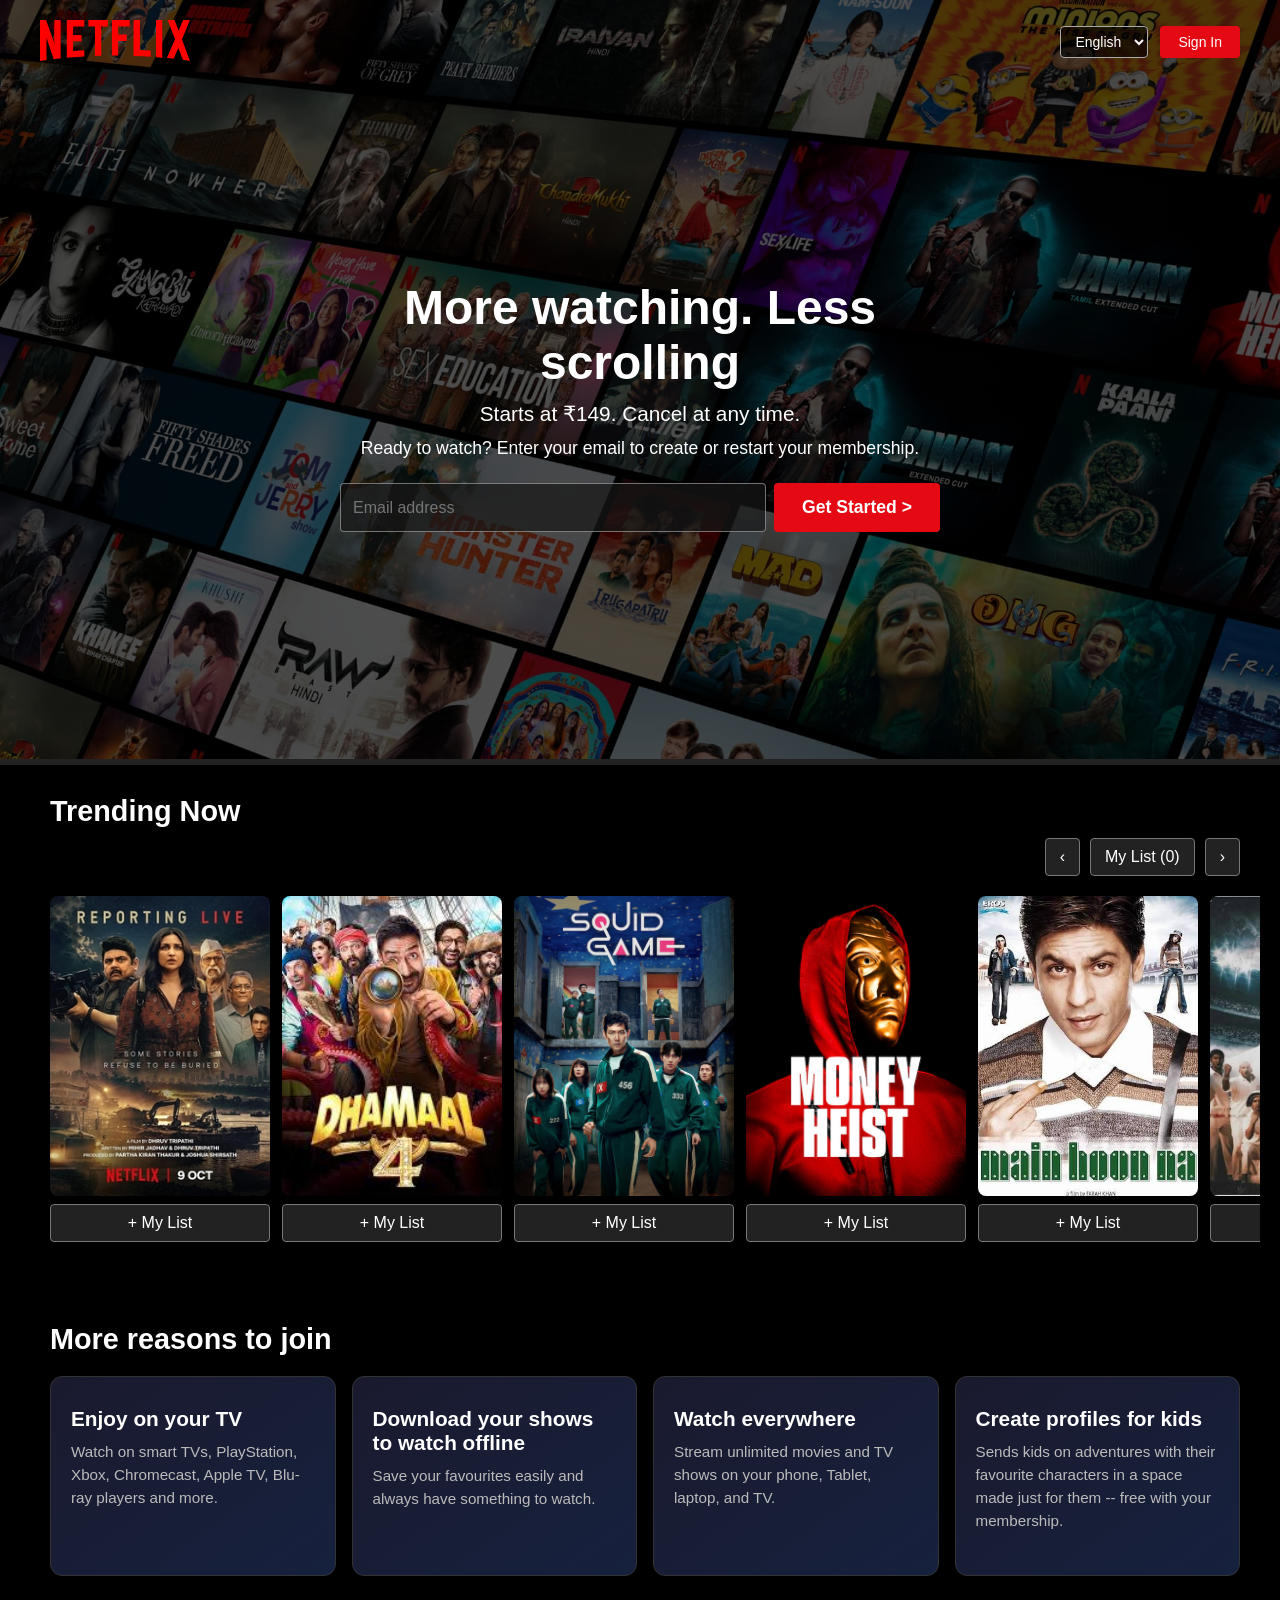
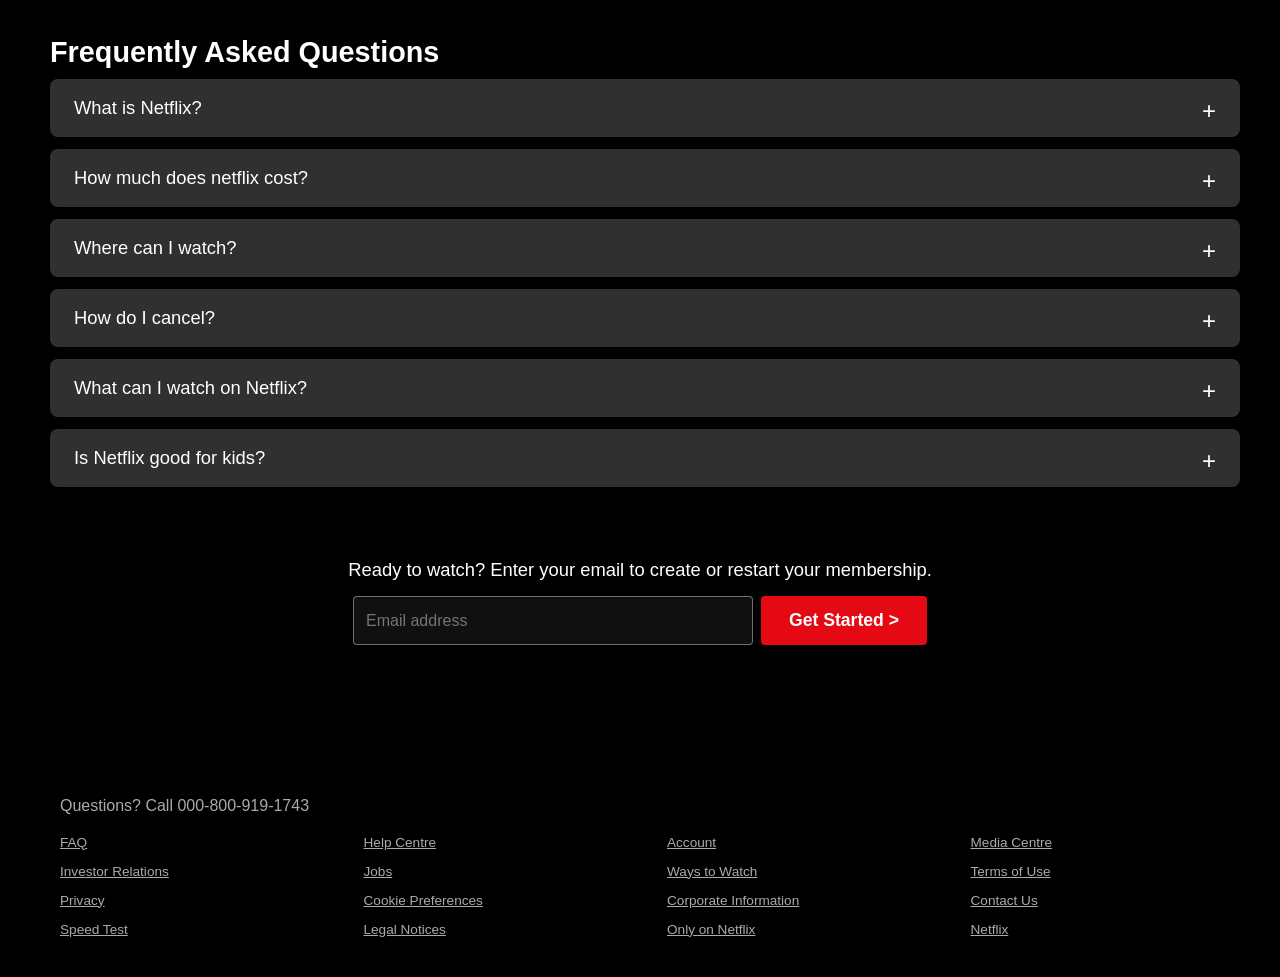
<file: index.html>
<!DOCTYPE html>
<html lang="en">
<head>
    <meta charset="UTF-8">
    <meta name="viewport" content="width=device-width, initial-scale=1.0">
    <link rel="stylesheet" href="css/style.css">
    <link rel="icon" type="Netflix-icon" href="css/img/netflix.png">
    <title>Netflix Clone</title>
</head>
<body>
    <header>
        <nav class="navbar">
            <div class="logo">
                <img src="css/img/logo.svg" alt="Netflix Logo">
            </div>

            <div class="nav-right">
                <select class="language-select">
                    <option>English</option>
                    <option>हिंदी</option>
                </select>
                <a href="signin.html" class="login-btn">Sign In</a>
            </div>
        </nav>

        <div class="hero-section">
            <div class="hero-content">
                <h1>More watching. Less<br>scrolling</h1>
                <h5>Starts at ₹149. Cancel at any time.</h5>
                <p>Ready to watch? Enter your email to create or restart your membership.</p>
            </div>
            <div class="hero-form">
                <form>
                    <input type="email" placeholder="Email address" aria-label="Email address" required>
                    <button type="submit">Get Started &gt;</button>
                </form>
                <p class="form-message" aria-live="polite"></p>
            </div>
        </div>
    </header>


    <main class="main-section">
        <h2>Trending Now</h2>
        <div class="trending-controls" role="group" aria-label="Trending titles controls">
            <button type="button" data-carousel-direction="-1" aria-label="Scroll trending titles left">&lsaquo;</button>
            <button type="button" data-watchlist-filter aria-pressed="false">My List (0)</button>
            <button type="button" data-carousel-direction="1" aria-label="Scroll trending titles right">&rsaquo;</button>
        </div>
        <div class="main-content">
            <ul class="main-list" data-carousel>
                <li data-title-id="title-1"><img id="t1" src="css/img/t1.jpg" alt="Trending title 1 poster"><button type="button" data-watchlist-toggle aria-pressed="false">+ My List</button></li>
                <li data-title-id="title-2"><img id="t2" src="css/img/t5.jpeg" alt="Trending title 2 poster"><button type="button" data-watchlist-toggle aria-pressed="false">+ My List</button></li>
                <li data-title-id="title-3"><img id="t3" src="css/img/t4.jpg" alt="Trending title 3 poster"><button type="button" data-watchlist-toggle aria-pressed="false">+ My List</button></li>
                <li data-title-id="title-4"><img id="t4" src="css/img/t6.jpg" alt="Trending title 4 poster"><button type="button" data-watchlist-toggle aria-pressed="false">+ My List</button></li>
                <li data-title-id="title-5"><img id="t5" src="css/img/images.jpeg" alt="Trending title 5 poster"><button type="button" data-watchlist-toggle aria-pressed="false">+ My List</button></li>
                <li data-title-id="title-6"><img id="t6" src="css/img/images-2.jpeg" alt="Trending title 6 poster"><button type="button" data-watchlist-toggle aria-pressed="false">+ My List</button></li>
                <li data-title-id="title-7"><img id="t7" src="css/img/t7.jpeg" alt="Trending title 7 poster"><button type="button" data-watchlist-toggle aria-pressed="false">+ My List</button></li>
            </ul>
            <p class="form-message" data-watchlist-status aria-live="polite"></p>
            <p class="empty-state" data-empty-state hidden>No titles saved yet. Add a title to My List to see it here.</p>
        </div>

        <h2>More reasons to join</h2>
        <div class="container">
            <div class="box">
                <h2>Enjoy on your TV</h2>
                <p>Watch on smart TVs, PlayStation,
                    Xbox, Chromecast, Apple TV, Blu-
                    ray players and more.
                </p>
            </div>

            <div class="box">
                <h2>Download your shows
                    to watch offline
                </h2>
                <p>Save your favourites easily and always have something to watch.</p>
            </div>
            <div class="box">
                <h2>Watch everywhere</h2>
                <p>Stream unlimited movies and TV shows on your phone, Tablet, laptop, and TV.</p>
            </div>
            <div class="box">
                <h2>Create profiles for kids</h2>
                <p>Sends kids on adventures with their favourite characters in a space made just for them -- free with your membership.</p>
            </div>
        </div>


        <div class="container-1">
            <h2>Frequently Asked Questions</h2>
            <div class="box-1">
                <details class="content">
                    <summary>What is Netflix?</summary>
                    <p>Netflix is a streaming service that offers a wide variety of award-winning TV shows, movies, anime, documentaries and more – on thousands of internet-connected devices.

You can watch as much as you want, whenever you want, without a single ad – all for one low monthly price. There's always something new to discover, and new TV shows and movies are added every week!</p>
                </details>
            </div>

            <div class="box-1">
                <details class="content">
                    <summary>How much does netflix cost?</summary>
                    <p>Watch Netflix on your smartphone, tablet, Smart TV, laptop, or streaming device, all for one fixed monthly fee. Plans range from ₹149 to ₹649/month.</p>
                </details>
            </div>

            <div class="box-1">
                <details class="content">
                    <summary>Where can I watch?</summary>
                    <p>Watch anywhere, anytime. Sign in with your Netflix account to watch instantly on the web at netflix.com from your personal computer or on any internet-connected device that offers the Netflix app, including smart TVs, smartphones, tablets, streaming media players and game consoles.

You can also download your favourite shows with the iOS or Android app. Use downloads to watch while you're on the go and without an internet connection. Take Netflix with you anywhere.</p>
                </details>
            </div>

            <div class="box-1">
                <details class="content">
                    <summary>How do I cancel?</summary>
                    <p>Netflix is flexible. You can easily cancel your account online in two clicks. There are no cancellation fees – start or stop your account anytime.</p>
                </details>
            </div>

            <div class="box-1">
                <details class="content">
                    <summary>What can I watch on Netflix?</summary>
                    <p>Netflix has an extensive library of feature films, documentaries, shows, anime, award-winning Netflix originals, and more. Watch as much as you want, anytime you want.</p>
                </details>
            </div>

            <div class="box-1">
                <details class="content">
                    <summary>Is Netflix good for kids?</summary>
                    <p>The Netflix Kids experience is included in your membership to give parents control while kids enjoy family-friendly TV shows and films in their own space.

Kids profiles come with PIN-protected parental controls that let you restrict the maturity rating of content kids can watch and block specific titles you don't want kids to see.</p>
                </details>
            </div>
        </div>


        <div class="content-3">
            <p>Ready to watch? Enter your email to create or restart your membership.</p>
        </div>

        <div class="form-2">
            <form>
                <input type="email" placeholder="Email address" aria-label="Email address" required>
                <button type="submit">Get Started &gt;</button>
            </form>
            <p class="form-message" aria-live="polite"></p>
        </div>

    </main>



    <footer>
        <h4>Questions? Call 000-800-919-1743</h4>

        <div class="footer-1">
            <a href="#">FAQ</a>
            <a href="#">Help Centre</a>
            <a href="#">Account</a>
            <a href="#">Media Centre</a>

            <a href="#">Investor Relations</a>
            <a href="#">Jobs</a>
            <a href="#">Ways to Watch</a>
            <a href="#">Terms of Use</a>

            <a href="#">Privacy</a>
            <a href="#">Cookie Preferences</a>
            <a href="#">Corporate Information</a>
            <a href="#">Contact Us</a>

            <a href="#">Speed Test</a>
            <a href="#">Legal Notices</a>
            <a href="#">Only on Netflix</a>
            <a href="#">Netflix</a>
        </div>
    </footer>

    <script src="js/app.js" defer></script>
</body>
</html>
</file>
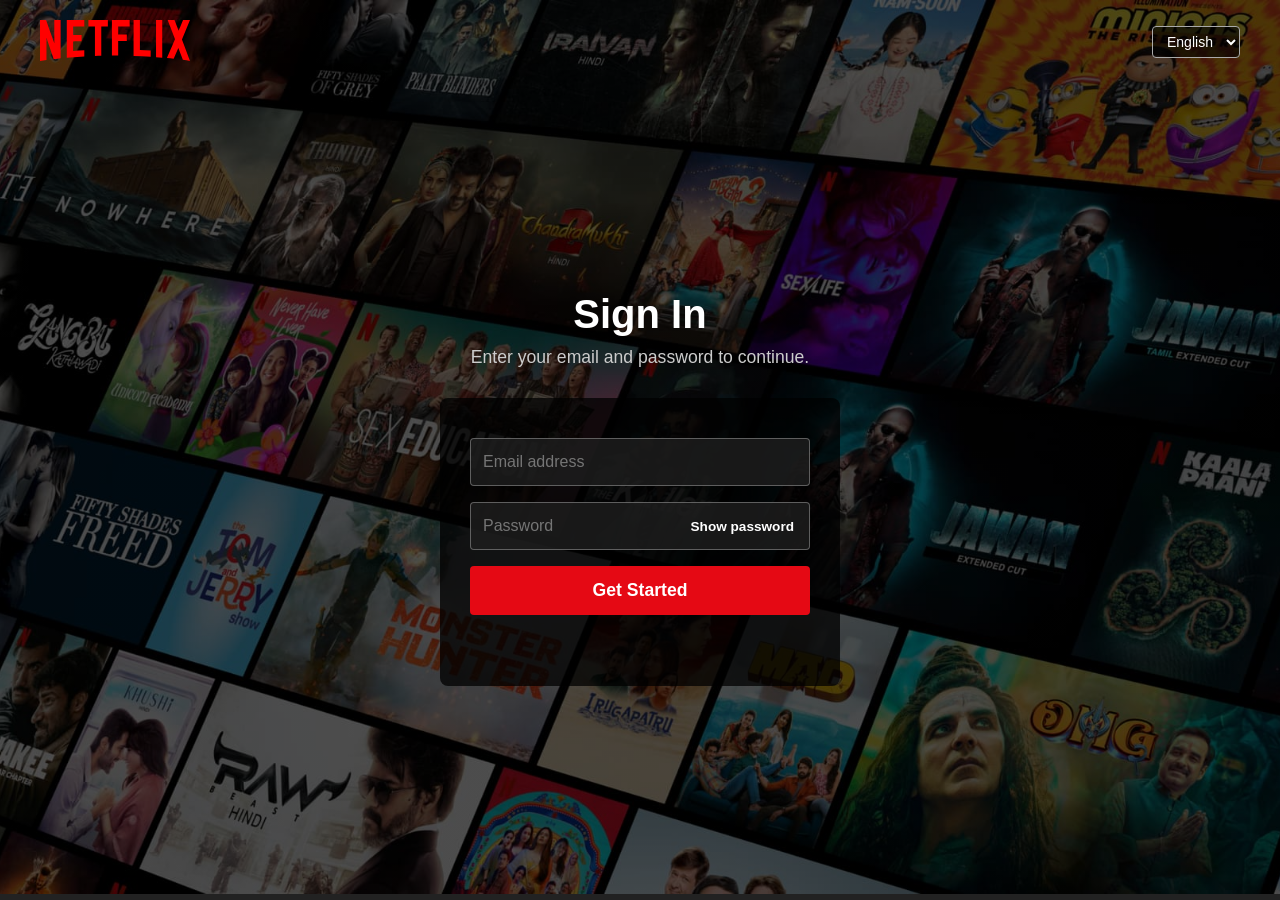
<file: signin.html>
<!DOCTYPE html>
<html lang="en">
<head>
    <meta charset="UTF-8">
    <meta name="viewport" content="width=device-width, initial-scale=1.0">
    <link rel="stylesheet" href="css/style.css">
    <title>Sign In – Netflix Clone</title>
    <style>
        .signin-header {
            min-height: 100vh;
        }
        .signin-form-wrapper {
            flex: 1;
            display: flex;
            flex-direction: column;
            align-items: center;
            justify-content: center;
            padding: 40px 20px;
            text-align: center;
        }
        .signin-form-wrapper h1 {
            font-size: 2.5rem;
            margin-bottom: 10px;
        }
        .signin-form-wrapper > p {
            font-size: 1.1rem;
            color: #ccc;
            margin-bottom: 30px;
        }
        .signin-box {
            background-color: rgba(0, 0, 0, 0.75);
            padding: 40px 30px;
            border-radius: 8px;
            width: 100%;
            max-width: 400px;
        }
        .signin-box input {
            display: block;
            width: 100%;
            padding: 14px 12px;
            margin-bottom: 16px;
            border: 1px solid rgba(255,255,255,0.3);
            font-size: 1rem;
            background-color: rgba(30, 30, 30, 0.8);
            border-radius: 4px;
            color: #fff;
        }
        .signin-box input:focus {
            outline: none;
            border-color: #e50914;
        }
        .signin-box button {
            display: block;
            width: 100%;
            padding: 14px;
            font-size: 1.1rem;
            font-weight: 600;
            background-color: #e50914;
            color: #fff;
            border: none;
            cursor: pointer;
            border-radius: 4px;
            margin-top: 8px;
        }
        .signin-box button:hover {
            background-color: #f40612;
        }

        @media (max-width: 480px) {
            .signin-form-wrapper h1 {
                font-size: 1.8rem;
            }
            .signin-box {
                padding: 30px 20px;
            }
        }
    </style>
</head>
<body>
    <header class="signin-header">
        <nav class="navbar">
            <div class="logo">
                <a href="index.html"><img src="css/img/logo.svg" alt="Netflix Logo"></a>
            </div>
            <div class="nav-right">
                <select class="language-select">
                    <option>English</option>
                    <option>हिंदी</option>
                </select>
            </div>
        </nav>

        <div class="signin-form-wrapper">
            <h1>Sign In</h1>
            <p>Enter your email and password to continue.</p>
            <div class="signin-box">
            <form data-demo-signin>
                <input type="email" placeholder="Email address" aria-label="Email address" required>
                <div class="password-field">
                    <input type="password" placeholder="Password" aria-label="Password" required>
                    <button type="button" data-password-toggle aria-pressed="false">Show password</button>
                </div>
                <button type="submit">Get Started </button>
                <p class="form-message" aria-live="polite"></p>
            </form>
            </div>
        </div>
    </header>
    
    <script src="js/app.js" defer></script>
</body>
</html>
</file>
<file: css/style.css>
* {
    margin: 0;
    padding: 0;
    box-sizing: border-box;
}

body {
    font-family: "Helvetica Neue", Helvetica, Arial, sans-serif;
    color: #fff;
    background-color: #000;
}

html {
    scroll-behavior: smooth;
}

/* ========== HEADER / HERO ========== */
header {
    background-image: linear-gradient(rgba(0,0,0,0.6), rgba(0,0,0,0.6)), url('img/bg.jpg');
    min-height: 85vh;
    background-position: center center;
    background-size: cover;
    border-bottom: 6px solid #222;
    display: flex;
    flex-direction: column;
}

/* --- Navbar --- */
.navbar {
    display: flex;
    justify-content: space-between;
    align-items: center;
    padding: 20px 40px;
}

.logo img {
    width: 150px;
    height: auto;
}

.nav-right {
    display: flex;
    align-items: center;
    gap: 12px;
}

.language-select {
    padding: 6px 10px;
    font-size: 14px;
    border-radius: 4px;
    border: 1px solid #aaa;
    background-color: rgba(0, 0, 0, 0.6);
    color: #fff;
}

.login-btn {
    display: inline-block;
    padding: 8px 18px;
    font-size: 14px;
    color: #fff;
    background-color: #e50914;
    border-radius: 4px;
    border: none;
    cursor: pointer;
    text-decoration: none;
    transition: background-color 0.3s ease-in-out;
}

.login-btn:hover {
    background-color: #f40612;
}

/* --- Hero Section --- */
.hero-section {
    flex: 1;
    display: flex;
    flex-direction: column;
    align-items: center;
    justify-content: center;
    text-align: center;
    padding: 40px 20px;
}

.hero-content {
    max-width: 700px;
    width: 100%;
}

.hero-content h1 {
    font-size: 3rem;
    margin-bottom: 12px;
    line-height: 1.15;
}

.hero-content h5 {
    font-size: 1.3rem;
    font-weight: 400;
    margin-bottom: 12px;
}

.hero-content p {
    font-size: 1.1rem;
    margin-bottom: 24px;
}

.hero-form {
    width: 100%;
    max-width: 600px;
}

.hero-form form {
    display: flex;
    gap: 8px;
    justify-content: center;
    flex-wrap: wrap;
}

.hero-form input {
    flex: 1 1 280px;
    padding: 14px 12px;
    border: 1px solid rgba(255, 255, 255, 0.4);
    font-size: 1rem;
    background-color: rgba(23, 23, 23, 0.7);
    border-radius: 4px;
    color: #fff;
}

.hero-form button {
    padding: 14px 28px;
    font-size: 1.1rem;
    font-weight: 600;
    background-color: #e50914;
    color: #fff;
    border: none;
    cursor: pointer;
    border-radius: 4px;
    white-space: nowrap;
}

.hero-form button:hover {
    background-color: #f40612;
}

/* ========== MAIN SECTION ========== */
.main-section {
    background-color: #000;
    padding-bottom: 40px;
}

.main-section > h2 {
    color: #fff;
    font-size: 1.8rem;
    padding: 30px 20px 10px 20px;
    margin-left: 30px;
}

.trending-controls {
    display: flex;
    align-items: center;
    justify-content: flex-end;
    gap: 10px;
    margin: 0 40px 0 30px;
}

.trending-controls button,
.main-list li button {
    padding: 9px 14px;
    border: 1px solid #777;
    border-radius: 4px;
    background-color: #222;
    color: #fff;
    font: inherit;
    cursor: pointer;
}

.trending-controls button:hover,
.main-list li button:hover,
.trending-controls button[aria-pressed="true"] {
    background-color: #e50914;
    border-color: #e50914;
}

.trending-controls button:focus-visible,
.main-list li button:focus-visible {
    outline: 2px solid #fff;
    outline-offset: 2px;
}

/* --- Trending row --- */
.main-content {
    padding: 0 20px;
    margin-left: 30px;
}

.main-list {
    display: flex;
    overflow-x: auto;
    gap: 12px;
    list-style: none;
    padding: 20px 0;
}

.main-list li {
    flex: 0 0 auto;
}

.main-list li[hidden] {
    display: none;
}

.main-list img {
    width: 220px;
    height: 300px;
    object-fit: cover;
    border-radius: 8px;
    transition: transform 0.3s ease-in-out;
    display: block;
}

.main-list img:hover {
    transform: scale(1.08);
}

.main-list li button {
    width: 100%;
    margin-top: 8px;
}

.empty-state,
.form-message {
    min-height: 1.4em;
    color: #ddd;
    font-size: 0.95rem;
}

.form-message {
    margin-top: 10px;
}

/* --- More reasons to join --- */
.container {
    display: flex;
    flex-wrap: wrap;
    gap: 16px;
    padding: 10px 20px 30px 20px;
    margin-left: 30px;
    margin-right: 20px;
}

.box {
    flex: 1 1 220px;
    min-height: 200px;
    background: linear-gradient(145deg, #1a1a2e, #16213e);
    border: 1px solid #333;
    border-radius: 12px;
    padding: 30px 20px;
    text-align: left;
    transition: transform 0.3s ease-in-out;
}

.box:hover {
    transform: scale(1.04);
}

.box h2 {
    font-size: 1.3rem;
    margin-bottom: 10px;
}

.box p {
    margin: 0;
    color: #bbb;
    font-size: 0.95rem;
    line-height: 1.5;
}

/* --- FAQ section --- */
.container-1 {
    padding: 30px 20px;
    margin-left: 30px;
    margin-right: 20px;
}

.container-1 > h2 {
    font-size: 1.8rem;
    margin-bottom: 10px;
    
}

.box-1 {
    margin-bottom: 12px;
    background-color: #303030;
    padding: 0;
    border-radius: 8px;
    overflow: hidden;
    transition: background-color 0.3s ease-in;
}

.box-1:hover {
    background-color: #444;
}

.box-1 summary {
    color: #fff;
    padding: 18px 24px;
    font-size: 1.15rem;
    font-weight: 400;
    cursor: pointer;
    list-style: none;
}

.box-1 summary::-webkit-details-marker {
    display: none;
}

.box-1 summary::after {
    content: "+";
    float: right;
    font-size: 1.5rem;
    font-weight: 300;
}

.box-1 details[open] summary::after {
    content: "×";
}

.content p {
    color: #ddd;
    padding: 0 24px 18px 24px;
    font-size: 1rem;
    line-height: 1.6;
}

/* --- Bottom CTA --- */
.content-3 {
    padding: 30px 20px 0 20px;
}

.content-3 p {
    color: #fff;
    text-align: center;
    font-size: 1.15rem;
}

.form-2 {
    padding: 15px 20px 40px 20px;
    text-align: center;
}

.form-2 form {
    display: flex;
    gap: 8px;
    justify-content: center;
    flex-wrap: wrap;
}

.form-2 input {
    flex: 1 1 280px;
    max-width: 400px;
    padding: 14px 12px;
    border: 1px solid rgba(255, 255, 255, 0.4);
    font-size: 1rem;
    background-color: rgba(23, 23, 23, 0.7);
    border-radius: 4px;
    color: #fff;
}

.form-2 button {
    padding: 14px 28px;
    font-size: 1.1rem;
    font-weight: 600;
    background-color: #e50914;
    color: #fff;
    border: none;
    cursor: pointer;
    border-radius: 4px;
    white-space: nowrap;
}

.form-2 button:hover {
    background-color: #f40612;
}

.password-field {
    position: relative;
}

.password-field input {
    padding-right: 90px;
}

.signin-box .password-field button {
    position: absolute;
    top: 50%;
    right: 10px;
    width: auto;
    margin: 0;
    padding: 6px;
    transform: translateY(-50%);
    background: transparent;
    color: #fff;
    font-size: 0.85rem;
}

.signin-box .password-field button:hover {
    background: transparent;
    text-decoration: underline;
}

/* ========== FOOTER ========== */
footer {
    padding: 40px 20px;
    background-color: #000;
    /* border-top: 6px solid #222; */
    margin-left: 40px;
}

footer h4 {
    color: #aaa;
    margin-bottom: 20px;
    font-weight: 400;
}

.footer-1 {
    display: grid;
    grid-template-columns: repeat(4, 1fr);
    gap: 14px;
}

.footer-1 a {
    color: #aaa;
    text-decoration: underline;
    font-size: 0.85rem;
    gap: 40px;
}

.footer-1 a:hover {
    color: #fff;
}

/* ========== RESPONSIVE ========== */

/* Tablet */
@media (max-width: 768px) {
    .navbar {
        padding: 16px 20px;
    }

    .logo img {
        width: 120px;
    }

    .hero-content h1 {
        font-size: 2.2rem;
    }

    .hero-content h5 {
        font-size: 1.1rem;
    }

    .hero-content p {
        font-size: 1rem;
    }

    .hero-form form {
        flex-direction: column;
        align-items: center;
    }

    .hero-form input {
        flex: 0 0 auto;
        width: 90%;
        max-width: 400px;
    }

    .hero-form button {
        flex: 0 0 auto;
        width: 90%;
        max-width: 400px;
    }

    .main-list img {
        width: 180px;
        height: 240px;
    }

    .trending-controls {
        margin-right: 20px;
    }

    .container {
        flex-direction: column;
    }

    .box {
        min-height: auto;
    }

    .footer-1 {
        grid-template-columns: repeat(2, 1fr);
    }
}

/* Mobile */
@media (max-width: 480px) {
    .navbar {
        padding: 12px 14px;
    }

    .logo img {
        width: 100px;
    }

    .language-select {
        font-size: 12px;
        padding: 4px 6px;
    }

    .login-btn {
        font-size: 12px;
        padding: 6px 12px;
    }

    header {
        min-height: 80vh;
    }

    .hero-content h1 {
        font-size: 1.6rem;
    }

    .hero-content h5 {
        font-size: 0.95rem;
    }

    .hero-content p {
        font-size: 0.85rem;
    }

    .hero-form input,
    .hero-form button {
        flex: 0 0 auto;
        font-size: 0.9rem;
        padding: 12px;
        width: 100%;
    }

    .main-section > h2 {
        font-size: 1.3rem;
    }

    .main-list img {
        width: 150px;
        height: 200px;
    }

    .trending-controls {
        margin-right: 14px;
    }

    .box h2 {
        font-size: 1.1rem;
    }

    .box-1 summary {
        font-size: 1rem;
        padding: 14px 16px;
    }

    .content p {
        font-size: 0.9rem;
        padding: 0 16px 14px 16px;
    }

    .form-2 form {
        flex-direction: column;
        align-items: center;
    }

    .form-2 input {
        width: 100%;
    }

    .form-2 button {
        width: 100%;
    }

    .footer-1 {
        grid-template-columns: repeat(2, 1fr);
    }

    footer {
        padding: 30px 14px;
    }
}
</file>
